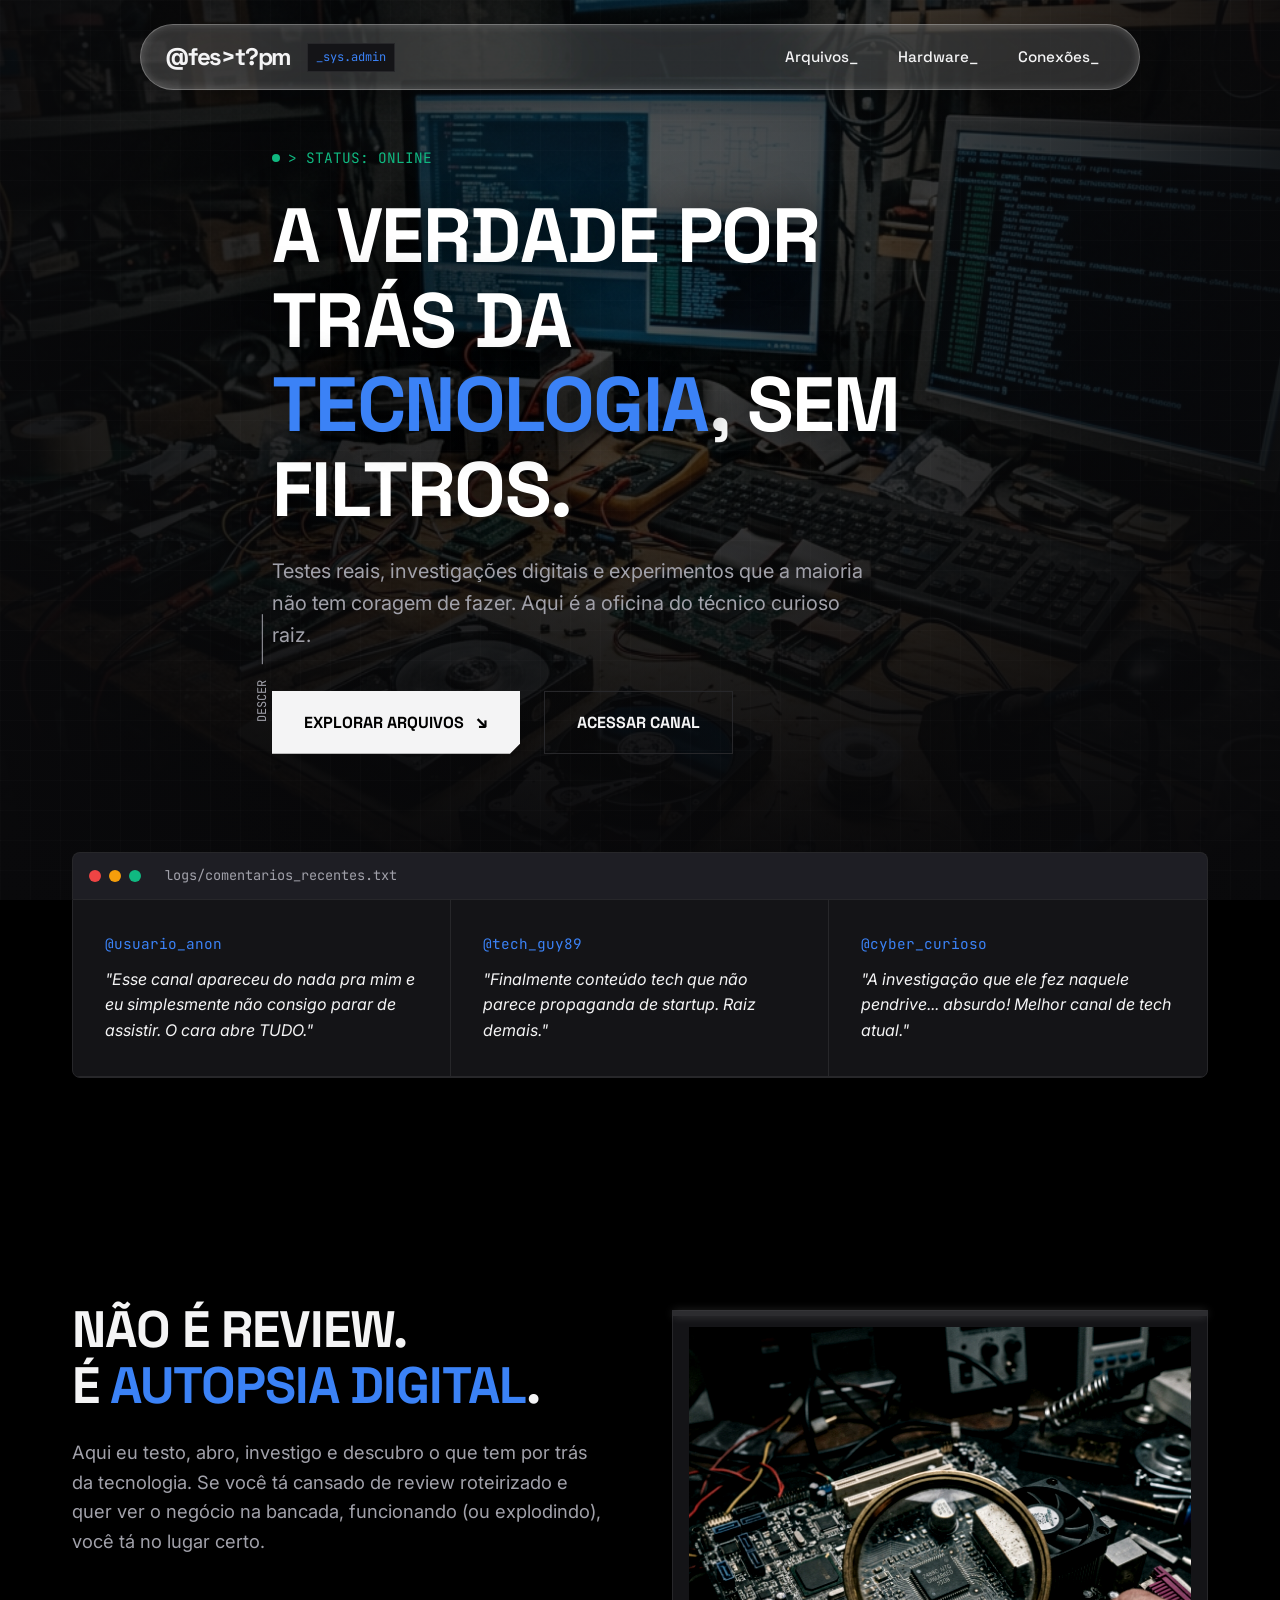
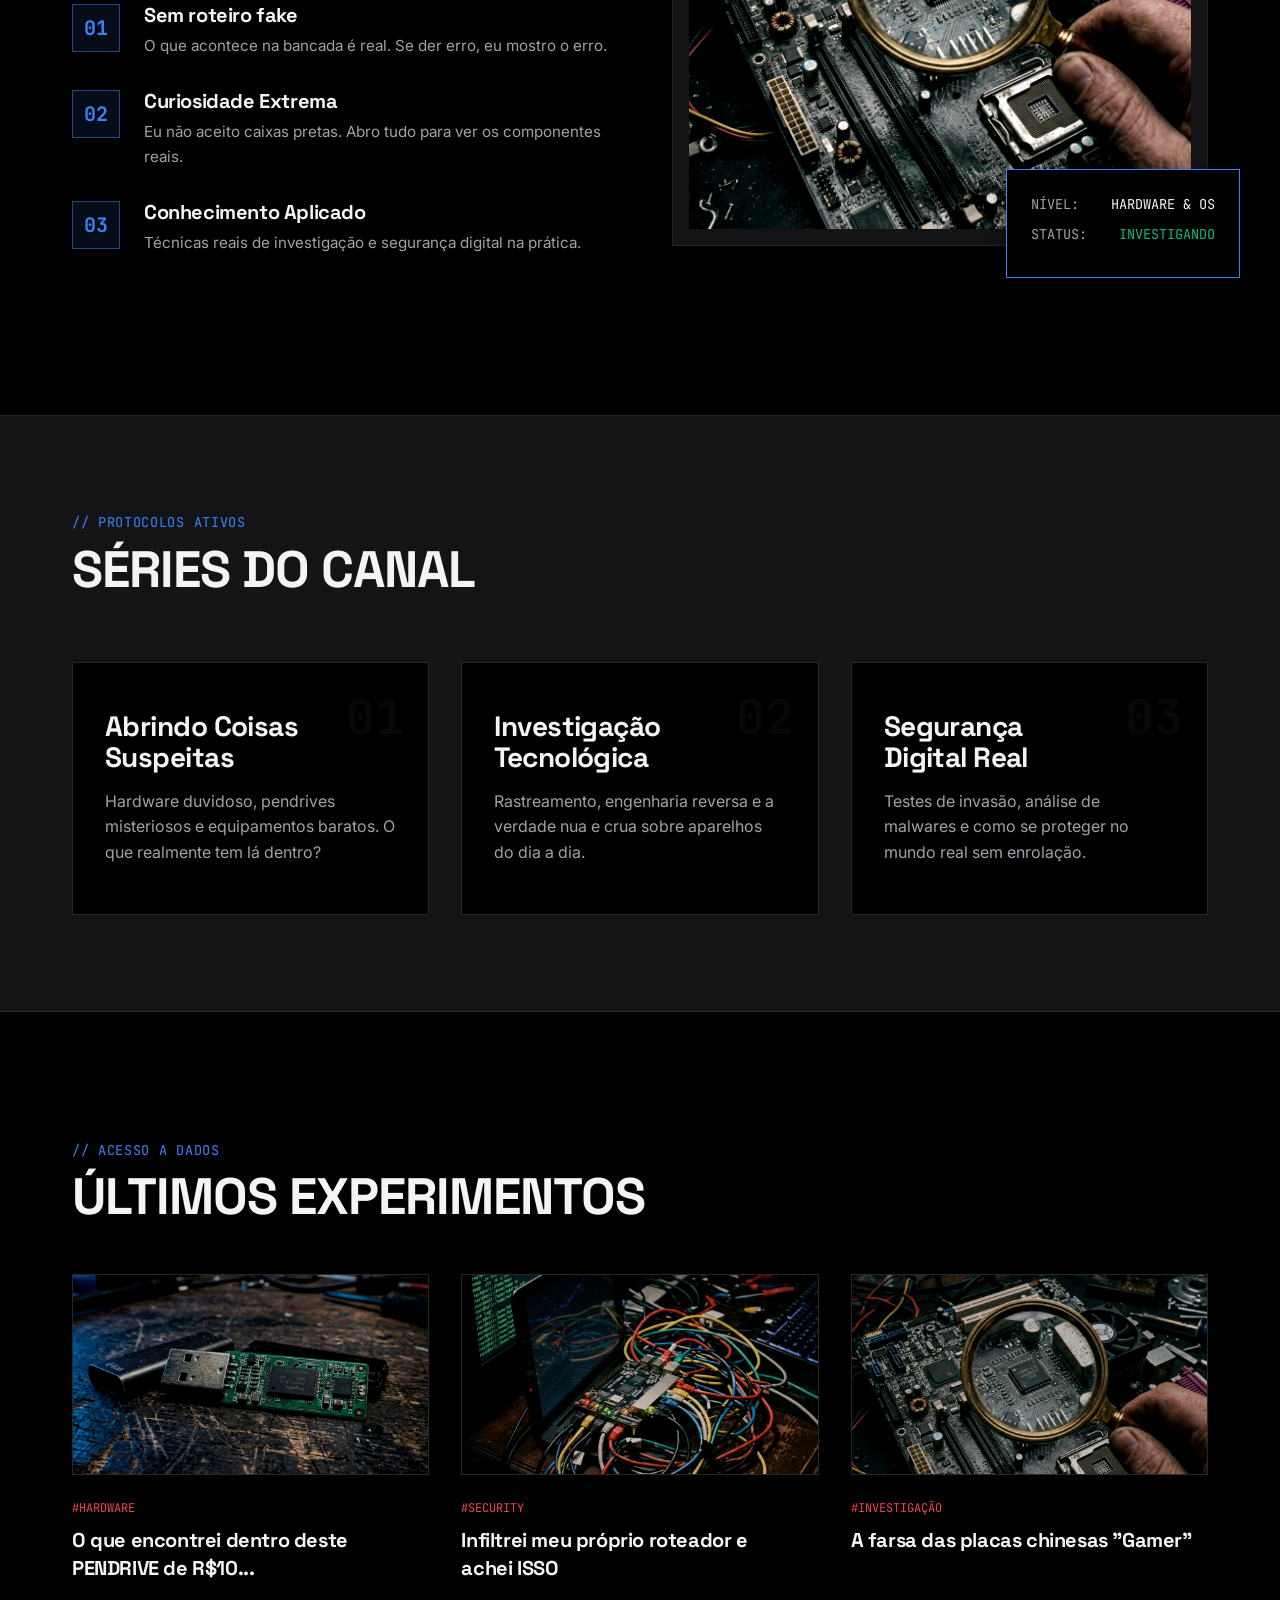
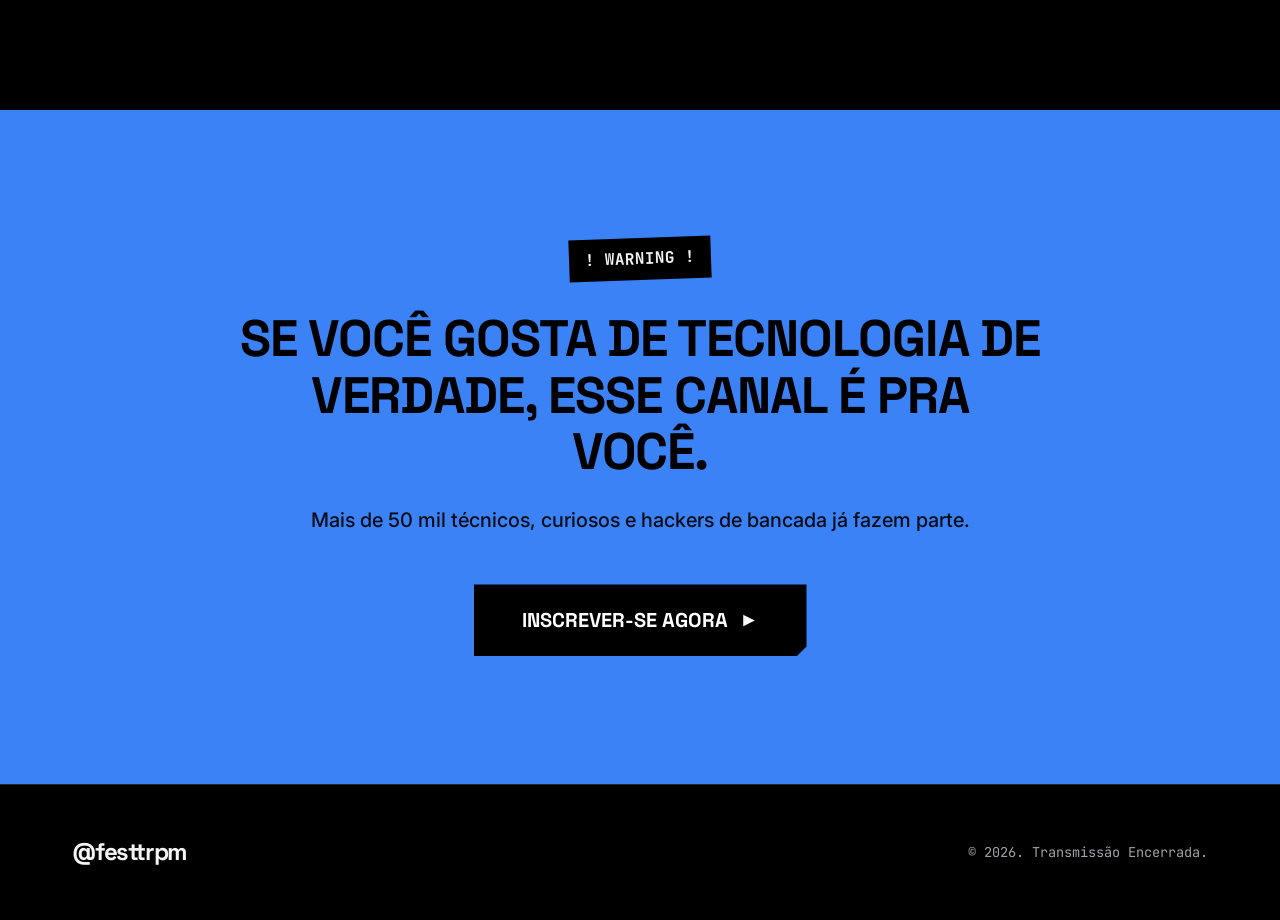
<file: index.html>
<!DOCTYPE html>
<html lang="pt-BR">
<head>
    <meta charset="UTF-8">
    <meta name="viewport" content="width=device-width, initial-scale=1.0">
    <title>Festt | Investigação e Tecnologia Raiz</title>
    <meta name="description" content="Técnico curioso raiz. Aqui eu testo, abro, investigo e descubro o que tem por trás da tecnologia.">
    <link rel="preconnect" href="https://fonts.googleapis.com">
    <link rel="preconnect" href="https://fonts.gstatic.com" crossorigin>
    <link href="https://fonts.googleapis.com/css2?family=Inter:wght@400;500;700&family=Space+Grotesk:wght@500;700;900&family=JetBrains+Mono:wght@400;700&display=swap" rel="stylesheet">
    <link rel="stylesheet" href="style.css">
</head>
<body>
    <!-- Navbar / Glitch Logo -->
    <nav class="navbar">
        <div class="logo-container">
            <span class="logo-text" data-text="@festtrpm">@festtrpm</span>
            <span class="logo-badge">_sys.admin</span>
        </div>
        <button class="menu-toggle" id="mobile-menu-btn" aria-label="Abrir menu">
            <span class="bar"></span>
            <span class="bar"></span>
            <span class="bar"></span>
        </button>

        <ul class="nav-menu">
            <li class="nav-item">
                <a href="#sobre" class="nav-link">Arquivos_</a>
                <ul class="dropdown">
                    <li><a href="#videos">Casos Resolvidos</a></li>
                    <li><a href="#">Projetos Ativos</a></li>
                    <li><a href="#">Logs Corrompidos</a></li>
                </ul>
            </li>
            <li class="nav-item">
                <a href="#" class="nav-link">Hardware_</a>
                <ul class="dropdown">
                    <li><a href="#">Setup da Bancada</a></li>
                    <li><a href="#">Ferramentas Hacker</a></li>
                    <li><a href="#">Placas Desconhecidas</a></li>
                </ul>
            </li>
            <li class="nav-item">
                <a href="links.html" class="nav-link">Conexões_</a>
                <ul class="dropdown">
                    <li><a href="https://youtube.com/@festtrpm" target="_blank">YouTube</a></li>
                    <li><a href="https://instagram.com/andrel.batista" target="_blank">Instagram</a></li>
                    <li><a href="https://livepix.gg/festtrpm" target="_blank">LivePix</a></li>
                    <li><a href="index.html">Página Principal</a></li>
                </ul>
            </li>
        </ul>
    </nav>

    <!-- 1. HERO -->
    <section class="hero">
        <div class="hero-bg">
            <img src="assets/hero_bg.png" alt="Bancada tech real">
            <div class="overlay"></div>
            <div class="grid-overlay"></div>
        </div>
        <div class="hero-content container">
            <div class="hero-label">> STATUS: ONLINE</div>
            <h1 class="headline">
                A VERDADE POR TRÁS DA <span class="highlight">TECNOLOGIA</span>, SEM FILTROS.
            </h1>
            <p class="subheadline">
                Testes reais, investigações digitais e experimentos que a maioria não tem coragem de fazer. Aqui é a oficina do técnico curioso raiz.
            </p>
            <div class="cta-group">
                <a href="#videos" class="btn btn-primary cta-main">
                    <span class="btn-text">EXPLORAR ARQUIVOS</span>
                    <span class="btn-icon">↘</span>
                </a>
                <a href="https://youtube.com/@festtrpm" target="_blank" class="btn btn-secondary">
                    ACESSAR CANAL
                </a>
            </div>
            
            <div class="scroll-indicator">
                <p>DESCER</p>
                <div class="line"></div>
            </div>
        </div>
    </section>

    <!-- 2. PROVA SOCIAL -->
    <section class="social-proof container">
        <div class="terminal-header">
            <span class="dot red"></span>
            <span class="dot yellow"></span>
            <span class="dot green"></span>
            <span class="title">logs/comentarios_recentes.txt</span>
        </div>
        <div class="comments-grid">
            <div class="comment-card">
                <div class="comment-author">@usuario_anon</div>
                <p class="comment-text">"Esse canal apareceu do nada pra mim e eu simplesmente não consigo parar de assistir. O cara abre TUDO."</p>
            </div>
            <div class="comment-card">
                <div class="comment-author">@tech_guy89</div>
                <p class="comment-text">"Finalmente conteúdo tech que não parece propaganda de startup. Raiz demais."</p>
            </div>
            <div class="comment-card">
                <div class="comment-author">@cyber_curioso</div>
                <p class="comment-text">"A investigação que ele fez naquele pendrive... absurdo! Melhor canal de tech atual."</p>
            </div>
        </div>
    </section>

    <!-- 3. SOBRE O CANAL & 5. DIFERENCIAL -->
    <section class="about-section container" id="sobre">
        <div class="about-grid">
            <div class="about-text">
                <h2 class="section-title">NÃO É REVIEW.<br>É <span class="text-blue">AUTOPSIA DIGITAL</span>.</h2>
                <p class="about-description">
                    Aqui eu testo, abro, investigo e descubro o que tem por trás da tecnologia. Se você tá cansado de review roteirizado e quer ver o negócio na bancada, funcionando (ou explodindo), você tá no lugar certo.
                </p>
                
                <div class="diferenciais-list">
                    <div class="diferencial-item">
                        <div class="icon-box">01</div>
                        <div class="diferencial-content">
                            <h3>Sem roteiro fake</h3>
                            <p>O que acontece na bancada é real. Se der erro, eu mostro o erro.</p>
                        </div>
                    </div>
                    <div class="diferencial-item">
                        <div class="icon-box">02</div>
                        <div class="diferencial-content">
                            <h3>Curiosidade Extrema</h3>
                            <p>Eu não aceito caixas pretas. Abro tudo para ver os componentes reais.</p>
                        </div>
                    </div>
                    <div class="diferencial-item">
                        <div class="icon-box">03</div>
                        <div class="diferencial-content">
                            <h3>Conhecimento Aplicado</h3>
                            <p>Técnicas reais de investigação e segurança digital na prática.</p>
                        </div>
                    </div>
                </div>
            </div>
            <div class="about-visual">
                <div class="glitch-box">
                    <img src="assets/thumb_circuit.png" alt="Motherboard details">
                    <div class="scanline"></div>
                </div>
                <div class="tech-stats">
                    <div class="stat"><span class="label">NÍVEL:</span> <span class="value">HARDWARE & OS</span></div>
                    <div class="stat"><span class="label">STATUS:</span> <span class="value active">INVESTIGANDO</span></div>
                </div>
            </div>
        </div>
    </section>

    <!-- 4. TIPOS DE CONTEÚDO (FORMATO SÉRIE) -->
    <section class="content-types-section">
        <div class="container">
            <div class="section-header">
                <span class="mono-label">// PROTOCOLOS ATIVOS</span>
                <h2 class="section-title">SÉRIES DO CANAL</h2>
            </div>
            
            <div class="series-container">
                <div class="series-card" data-index="01">
                    <div class="series-bg"></div>
                    <h3 class="series-title">Abrindo Coisas<br>Suspeitas</h3>
                    <p class="series-desc">Hardware duvidoso, pendrives misteriosos e equipamentos baratos. O que realmente tem lá dentro?</p>
                </div>
                <div class="series-card" data-index="02">
                    <div class="series-bg"></div>
                    <h3 class="series-title">Investigação<br>Tecnológica</h3>
                    <p class="series-desc">Rastreamento, engenharia reversa e a verdade nua e crua sobre aparelhos do dia a dia.</p>
                </div>
                <div class="series-card" data-index="03">
                    <div class="series-bg"></div>
                    <h3 class="series-title">Segurança<br>Digital Real</h3>
                    <p class="series-desc">Testes de invasão, análise de malwares e como se proteger no mundo real sem enrolação.</p>
                </div>
            </div>
        </div>
    </section>

    <!-- 6. VÍDEOS EM DESTAQUE -->
    <section class="videos-section container" id="videos">
        <div class="section-header">
            <span class="mono-label">// ACESSO A DADOS</span>
            <h2 class="section-title">ÚLTIMOS EXPERIMENTOS</h2>
        </div>
        
        <div class="videos-grid">
            <a href="#" class="video-card">
                <div class="thumbnail-wrapper">
                    <img src="assets/thumb_usb.png" alt="Pendrive suspeito" class="thumbnail">
                    <div class="play-overlay">
                        <div class="play-btn">▶</div>
                    </div>
                </div>
                <div class="video-info">
                    <span class="video-tag">#HARDWARE</span>
                    <h3 class="video-title">O que encontrei dentro deste PENDRIVE de R$10...</h3>
                </div>
            </a>
            
            <a href="#" class="video-card">
                <div class="thumbnail-wrapper">
                    <img src="assets/thumb_security.png" alt="Segurança digital" class="thumbnail">
                    <div class="play-overlay">
                        <div class="play-btn">▶</div>
                    </div>
                </div>
                <div class="video-info">
                    <span class="video-tag">#SECURITY</span>
                    <h3 class="video-title">Infiltrei meu próprio roteador e achei ISSO</h3>
                </div>
            </a>
            
            <a href="#" class="video-card">
                <div class="thumbnail-wrapper">
                    <img src="assets/thumb_circuit.png" alt="Motherboard" class="thumbnail">
                    <div class="play-overlay">
                        <div class="play-btn">▶</div>
                    </div>
                </div>
                <div class="video-info">
                    <span class="video-tag">#INVESTIGAÇÃO</span>
                    <h3 class="video-title">A farsa das placas chinesas "Gamer"</h3>
                </div>
            </a>
        </div>
    </section>

    <!-- 7. CTA FINAL -->
    <section class="final-cta">
        <div class="container cta-container">
            <div class="cta-glitch">! WARNING !</div>
            <h2 class="section-title">SE VOCÊ GOSTA DE TECNOLOGIA DE VERDADE, ESSE CANAL É PRA VOCÊ.</h2>
            <p>Mais de 50 mil técnicos, curiosos e hackers de bancada já fazem parte.</p>
            <a href="https://youtube.com/@festtrpm" target="_blank" class="btn btn-primary btn-large cta-pulse">
                <span class="btn-text">INSCREVER-SE AGORA</span>
                <span class="btn-icon">►</span>
            </a>
        </div>
        <div class="noise-bg"></div>
    </section>

    <footer class="footer">
        <div class="container">
            <div class="footer-content">
                <span class="logo-text">@festtrpm</span>
                <p class="copyright">© 2026. Transmissão Encerrada.</p>
            </div>
        </div>
    </footer>

    <script src="script.js"></script>
</body>
</html>
</file>
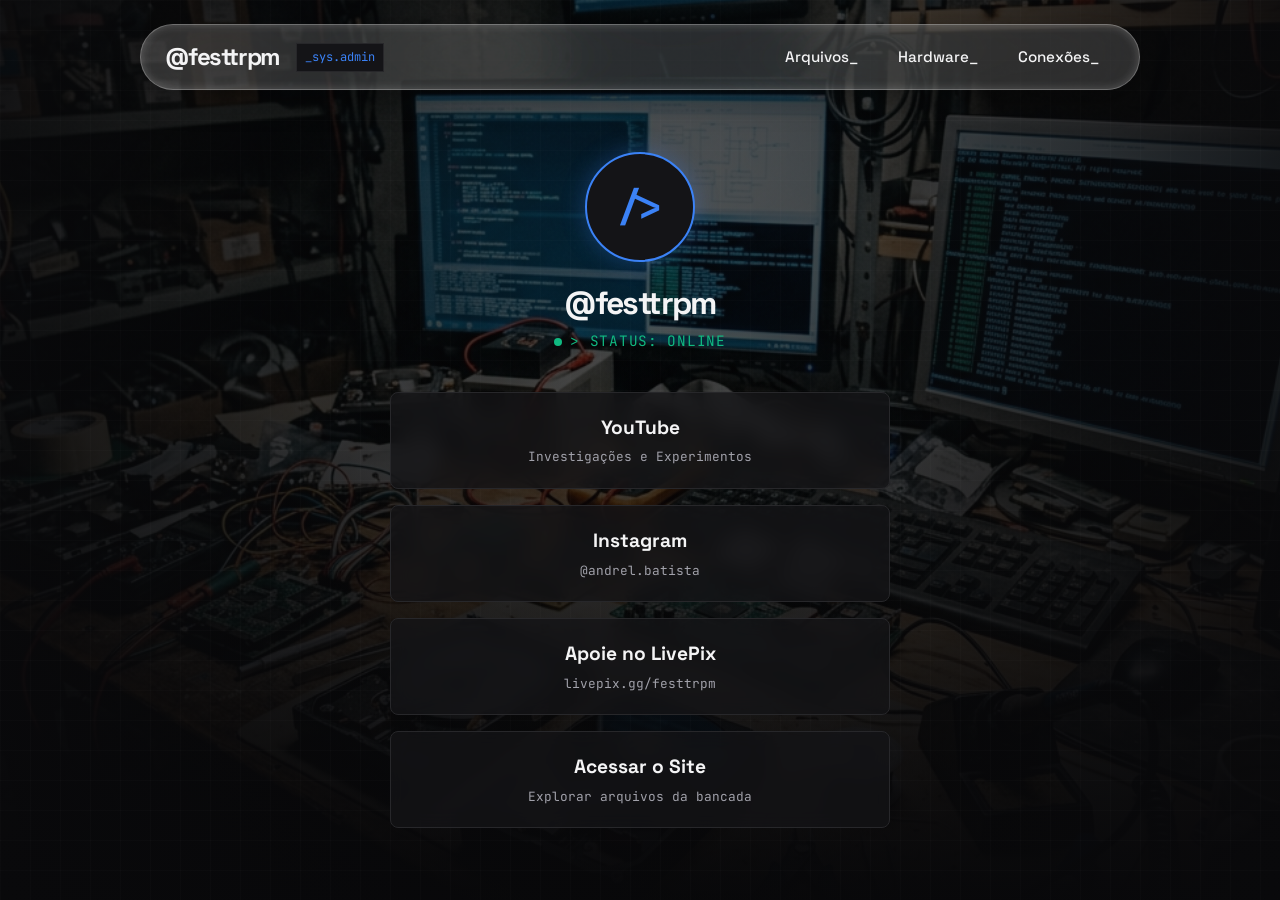
<file: links.html>
<!DOCTYPE html>
<html lang="pt-BR">
<head>
    <meta charset="UTF-8">
    <meta name="viewport" content="width=device-width, initial-scale=1.0">
    <title>Links | Festt</title>
    <meta name="description" content="Acesse todos os links e redes sociais do @festtrpm">
    <link rel="preconnect" href="https://fonts.googleapis.com">
    <link rel="preconnect" href="https://fonts.gstatic.com" crossorigin>
    <link href="https://fonts.googleapis.com/css2?family=Inter:wght@400;500;700&family=Space+Grotesk:wght@500;700;900&family=JetBrains+Mono:wght@400;700&display=swap" rel="stylesheet">
    <link rel="stylesheet" href="style.css">
    <link rel="stylesheet" href="links.css">
</head>
<body class="links-page">
    <!-- Navbar / Glitch Logo -->
    <nav class="navbar">
        <div class="logo-container">
            <span class="logo-text" data-text="@festtrpm">@festtrpm</span>
            <span class="logo-badge">_sys.admin</span>
        </div>
        <button class="menu-toggle" id="mobile-menu-btn" aria-label="Abrir menu">
            <span class="bar"></span>
            <span class="bar"></span>
            <span class="bar"></span>
        </button>

        <ul class="nav-menu">
            <li class="nav-item">
                <a href="index.html#sobre" class="nav-link">Arquivos_</a>
                <ul class="dropdown">
                    <li><a href="index.html#videos">Casos Resolvidos</a></li>
                    <li><a href="#">Projetos Ativos</a></li>
                    <li><a href="#">Logs Corrompidos</a></li>
                </ul>
            </li>
            <li class="nav-item">
                <a href="#" class="nav-link">Hardware_</a>
                <ul class="dropdown">
                    <li><a href="#">Setup da Bancada</a></li>
                    <li><a href="#">Ferramentas Hacker</a></li>
                    <li><a href="#">Placas Desconhecidas</a></li>
                </ul>
            </li>
            <li class="nav-item">
                <a href="links.html" class="nav-link">Conexões_</a>
                <ul class="dropdown">
                    <li><a href="https://youtube.com/@festtrpm" target="_blank">YouTube</a></li>
                    <li><a href="https://instagram.com/andrel.batista" target="_blank">Instagram</a></li>
                    <li><a href="https://livepix.gg/festtrpm" target="_blank">LivePix</a></li>
                    <li><a href="index.html">Página Principal</a></li>
                </ul>
            </li>
        </ul>
    </nav>

    <!-- Reutilizando o background dark/tech da home -->
    <div class="hero-bg links-bg">
        <img src="assets/hero_bg.png" alt="Bancada tech real">
        <div class="overlay"></div>
        <div class="grid-overlay"></div>
    </div>
    
    <div class="links-container">
        <!-- Perfil -->
        <div class="profile-section">
            <div class="profile-image-container">
                <div class="profile-avatar">
                    <span class="glitch-icon">/></span>
                </div>
            </div>
            <h1 class="profile-name logo-text" data-text="@festtrpm">@festtrpm</h1>
            <p class="profile-bio">> STATUS: ONLINE</p>
        </div>

        <!-- Lista de Links -->
        <div class="links-list">
            <a href="https://youtube.com/@festtrpm" target="_blank" class="link-btn youtube-btn">
                <span class="link-title">YouTube</span>
                <span class="link-desc">Investigações e Experimentos</span>
            </a>
            
            <a href="https://instagram.com/andrel.batista" target="_blank" class="link-btn instagram-btn">
                <span class="link-title">Instagram</span>
                <span class="link-desc">@andrel.batista</span>
            </a>
            
            <a href="https://livepix.gg/festtrpm" target="_blank" class="link-btn livepix-btn">
                <span class="link-title">Apoie no LivePix</span>
                <span class="link-desc">livepix.gg/festtrpm</span>
            </a>
            
            <a href="index.html" class="link-btn website-btn">
                <span class="link-title">Acessar o Site</span>
                <span class="link-desc">Explorar arquivos da bancada</span>
            </a>
        </div>
    </div>

    <script src="script.js"></script>
</body>
</html>
</file>
<file: style.css>
/* CSS RESET & VARIABLES */
:root {
    --bg-dark: #09090b;
    --bg-darker: #000000;
    --bg-panel: #141417;
    --bg-panel-light: #1e1e24;
    
    --text-main: #f4f4f5;
    --text-muted: #a1a1aa;
    
    --accent-blue: #3b82f6;
    --accent-blue-glow: rgba(59, 130, 246, 0.5);
    --accent-red: #ef4444;
    --accent-yellow: #f59e0b;
    --accent-green: #10b981;
    
    --font-sans: 'Inter', sans-serif;
    --font-heading: 'Space Grotesk', sans-serif;
    --font-mono: 'JetBrains Mono', monospace;
    
    --border-color: #27272a;
}

* {
    margin: 0;
    padding: 0;
    box-sizing: border-box;
}

html {
    scroll-behavior: smooth;
    background-color: var(--bg-darker);
    color: var(--text-main);
    font-family: var(--font-sans);
}

body {
    overflow-x: hidden;
    line-height: 1.6;
}

/* TYPOGRAPHY UTILS */
h1, h2, h3, h4 {
    font-family: var(--font-heading);
    font-weight: 700;
    line-height: 1.1;
    letter-spacing: -0.02em;
}

.text-blue { color: var(--accent-blue); }
.mono-label {
    font-family: var(--font-mono);
    color: var(--accent-blue);
    font-size: 0.85rem;
    letter-spacing: 0.05em;
    display: block;
    margin-bottom: 0.5rem;
}

.container {
    max-width: 1200px;
    margin: 0 auto;
    padding: 0 2rem;
}

/* BUTTONS */
.btn {
    display: inline-flex;
    align-items: center;
    justify-content: center;
    padding: 1rem 2rem;
    font-family: var(--font-heading);
    font-weight: 700;
    font-size: 1rem;
    text-transform: uppercase;
    text-decoration: none;
    transition: all 0.3s cubic-bezier(0.4, 0, 0.2, 1);
    cursor: pointer;
    border: none;
    position: relative;
    overflow: hidden;
}

.btn-primary {
    background-color: var(--text-main);
    color: var(--bg-darker);
    clip-path: polygon(0 0, 100% 0, 100% calc(100% - 10px), calc(100% - 10px) 100%, 0 100%);
}

.btn-primary:hover {
    background-color: var(--accent-blue);
    color: #fff;
    box-shadow: 0 0 20px var(--accent-blue-glow);
}

.btn-secondary {
    background-color: transparent;
    color: var(--text-main);
    border: 1px solid var(--border-color);
}

.btn-secondary:hover {
    background-color: var(--bg-panel);
    border-color: var(--text-muted);
}

.btn-icon {
    margin-left: 0.75rem;
    font-size: 1.2rem;
}

.btn-large {
    font-size: 1.25rem;
    padding: 1.25rem 3rem;
}

/* NAVBAR & LIQUID GLASS MENU */
.navbar {
    position: fixed;
    top: 1.5rem;
    left: 50%;
    transform: translateX(-50%);
    width: calc(100% - 4rem);
    max-width: 1000px;
    padding: 0.75rem 1.5rem;
    z-index: 100;
    display: flex;
    justify-content: space-between;
    align-items: center;
    
    /* Liquid Glass Effect - Milky Pill Style */
    background: rgba(255, 255, 255, 0.15); /* Fundo mais leitoso/esbranquiçado para o blur destacar muito */
    backdrop-filter: blur(40px) saturate(150%);
    -webkit-backdrop-filter: blur(40px) saturate(150%);
    border: 1px solid rgba(255, 255, 255, 0.3); /* Borda branca mais visível */
    border-radius: 50px; /* Formato de pílula idêntico à imagem */
    box-shadow: 0 8px 32px rgba(0, 0, 0, 0.3), inset 0 0 10px rgba(255, 255, 255, 0.2); /* Sombra externa e interna para volume */
}

.nav-menu {
    display: flex;
    list-style: none;
    gap: 0.5rem;
    align-items: center;
}

/* HAMBURGER TOGGLE */
.menu-toggle {
    display: none;
    flex-direction: column;
    justify-content: space-between;
    width: 30px;
    height: 21px;
    background: transparent;
    border: none;
    cursor: pointer;
    z-index: 1000;
}

.menu-toggle .bar {
    height: 3px;
    width: 100%;
    background-color: var(--text-main);
    border-radius: 10px;
    transition: all 0.3s cubic-bezier(0.4, 0, 0.2, 1);
}

.menu-toggle.active .bar:nth-child(1) {
    transform: translateY(9px) rotate(45deg);
    background-color: var(--accent-blue);
}

.menu-toggle.active .bar:nth-child(2) {
    opacity: 0;
}

.menu-toggle.active .bar:nth-child(3) {
    transform: translateY(-9px) rotate(-45deg);
    background-color: var(--accent-blue);
}


.nav-item {
    position: relative;
}

.nav-link {
    color: var(--text-main);
    text-decoration: none;
    font-family: var(--font-heading);
    font-weight: 500;
    font-size: 0.95rem;
    padding: 0.5rem 1rem;
    border-radius: 8px;
    transition: all 0.3s ease;
    display: flex;
    align-items: center;
}

.nav-item:hover .nav-link {
    background: rgba(255, 255, 255, 0.05);
    color: var(--accent-blue);
}

/* DROPDOWN - LIQUID GLASS */
.dropdown {
    position: absolute;
    top: 100%;
    left: 0;
    min-width: 220px;
    margin-top: 1rem;
    padding: 0.5rem 0;
    list-style: none;
    
    background: rgba(20, 20, 23, 0.25);
    backdrop-filter: blur(30px) saturate(200%);
    -webkit-backdrop-filter: blur(30px) saturate(200%);
    border: 1px solid rgba(255, 255, 255, 0.2);
    border-radius: 24px;
    box-shadow: 0 10px 40px rgba(0, 0, 0, 0.8), inset 0 1px 0 rgba(255, 255, 255, 0.2);
    
    opacity: 0;
    visibility: hidden;
    transform: translateY(10px);
    transition: all 0.3s cubic-bezier(0.16, 1, 0.3, 1);
}

.nav-item:hover .dropdown {
    opacity: 1;
    visibility: visible;
    transform: translateY(0);
}

.dropdown li {
    padding: 0 0.5rem;
}

.dropdown a {
    display: block;
    padding: 0.75rem 1rem;
    color: var(--text-muted);
    text-decoration: none;
    font-family: var(--font-mono);
    font-size: 0.85rem;
    border-radius: 6px;
    transition: all 0.2s ease;
}

.dropdown a:hover {
    background: rgba(59, 130, 246, 0.1);
    color: var(--text-main);
    padding-left: 1.5rem; /* Slide effect */
    border-left: 2px solid var(--accent-blue);
}

.logo-container {
    display: flex;
    align-items: center;
    gap: 1rem;
}

.logo-text {
    font-family: var(--font-heading);
    font-weight: 900;
    font-size: 1.5rem;
    letter-spacing: -0.05em;
    position: relative;
}

.logo-badge {
    font-family: var(--font-mono);
    font-size: 0.75rem;
    background-color: var(--bg-panel);
    padding: 0.25rem 0.5rem;
    border: 1px solid var(--border-color);
    color: var(--accent-blue);
}

/* 1. HERO SECTION */
.hero {
    position: relative;
    min-height: 100vh;
    display: flex;
    align-items: center;
    padding-top: 8rem;
    padding-bottom: 8rem;
}




.hero-bg {
    position: absolute;
    top: 0;
    left: 0;
    width: 100%;
    height: 100%;
    z-index: -1;
    overflow: hidden;
}

.hero-bg img {
    width: 100%;
    height: 100%;
    object-fit: cover;
    object-position: center;
    transform: scale(1.05); /* space for breathing animation */
    animation: slowPan 30s infinite alternate linear;
}

.hero-bg .overlay {
    position: absolute;
    top: 0;
    left: 0;
    width: 100%;
    height: 100%;
    background: radial-gradient(circle at center, rgba(0,0,0,0.3) 0%, rgba(9,9,11,0.95) 100%), linear-gradient(to bottom, rgba(0,0,0,0.2) 0%, var(--bg-dark) 100%);
}

.grid-overlay {
    position: absolute;
    top: 0;
    left: 0;
    width: 100%;
    height: 100%;
    background-image: linear-gradient(rgba(255, 255, 255, 0.03) 1px, transparent 1px),
    linear-gradient(90deg, rgba(255, 255, 255, 0.03) 1px, transparent 1px);
    background-size: 30px 30px;
    opacity: 0.5;
}

.hero-content {
    max-width: 800px;
    position: relative;
    z-index: 20;
}

.hero-label {
    font-family: var(--font-mono);
    color: var(--accent-green);
    font-size: 0.9rem;
    margin-bottom: 1.5rem;
    display: flex;
    align-items: center;
}

.hero-label::before {
    content: '';
    display: block;
    width: 8px;
    height: 8px;
    background-color: var(--accent-green);
    border-radius: 50%;
    margin-right: 8px;
    animation: blink 1.5s infinite;
}

.headline {
    font-size: clamp(3rem, 6vw, 5.5rem);
    text-transform: uppercase;
    margin-bottom: 1.5rem;
    color: #fff;
    text-shadow: 0 0 40px rgba(0,0,0,0.8);
}

.highlight {
    color: var(--accent-blue);
    position: relative;
    display: inline-block;
}

.subheadline {
    font-size: 1.25rem;
    color: var(--text-muted);
    max-width: 600px;
    margin-bottom: 2.5rem;
    font-weight: 400;
}

.cta-group {
    display: flex;
    gap: 1.5rem;
    flex-wrap: wrap;
}

.scroll-indicator {
    position: absolute;
    bottom: 2rem;
    left: 2rem;
    display: flex;
    align-items: center;
    gap: 1rem;
    font-family: var(--font-mono);
    font-size: 0.75rem;
    color: var(--text-muted);
    transform: rotate(-90deg);
    transform-origin: left bottom;
}

.scroll-indicator .line {
    width: 50px;
    height: 1px;
    background-color: var(--text-muted);
}

/* 2. PROVA SOCIAL */
.social-proof {
    margin-top: -3rem;
    position: relative;
    z-index: 10;
    margin-bottom: 8rem;
}

.terminal-header {
    background-color: var(--bg-panel-light);
    padding: 0.75rem 1rem;
    border-radius: 8px 8px 0 0;
    display: flex;
    align-items: center;
    gap: 0.5rem;
    border: 1px solid var(--border-color);
    border-bottom: none;
}

.terminal-header .dot {
    width: 12px;
    height: 12px;
    border-radius: 50%;
}
.dot.red { background-color: var(--accent-red); }
.dot.yellow { background-color: var(--accent-yellow); }
.dot.green { background-color: var(--accent-green); }

.terminal-header .title {
    font-family: var(--font-mono);
    font-size: 0.85rem;
    color: var(--text-muted);
    margin-left: 1rem;
}

.comments-grid {
    display: grid;
    grid-template-columns: repeat(auto-fit, minmax(300px, 1fr));
    background-color: var(--bg-panel);
    border: 1px solid var(--border-color);
    border-radius: 0 0 8px 8px;
    overflow: hidden;
}

.comment-card {
    padding: 2rem;
    border-right: 1px solid var(--border-color);
    border-bottom: 1px solid var(--border-color);
}

.comment-card:last-child {
    border-right: none;
}

.comment-author {
    font-family: var(--font-mono);
    color: var(--accent-blue);
    font-size: 0.9rem;
    margin-bottom: 0.75rem;
}

.comment-text {
    font-size: 1rem;
    color: var(--text-main);
    font-style: italic;
}

/* 3. SOBRE & 5. DIFERENCIAL */
.about-section {
    padding: 6rem 2rem;
    margin-bottom: 4rem;
}

.about-grid {
    display: grid;
    grid-template-columns: 1fr 1fr;
    gap: 4rem;
    align-items: center;
}

.section-title {
    font-size: clamp(2.5rem, 4vw, 3.5rem);
    margin-bottom: 1.5rem;
    text-transform: uppercase;
}

.about-description {
    font-size: 1.15rem;
    color: var(--text-muted);
    margin-bottom: 3rem;
}

.diferenciais-list {
    display: flex;
    flex-direction: column;
    gap: 2rem;
}

.diferencial-item {
    display: flex;
    gap: 1.5rem;
}

.icon-box {
    font-family: var(--font-mono);
    font-size: 1.25rem;
    font-weight: 700;
    color: var(--accent-blue);
    border: 1px solid var(--accent-blue-glow);
    width: 48px;
    height: 48px;
    display: flex;
    align-items: center;
    justify-content: center;
    background-color: rgba(59, 130, 246, 0.1);
    flex-shrink: 0;
}

.diferencial-content h3 {
    font-size: 1.25rem;
    margin-bottom: 0.5rem;
}

.diferencial-content p {
    color: var(--text-muted);
    font-size: 0.95rem;
}

.about-visual {
    position: relative;
}

.glitch-box {
    position: relative;
    border: 1px solid var(--border-color);
    padding: 1rem;
    background-color: var(--bg-panel);
}

.glitch-box img {
    width: 100%;
    height: auto;
    display: block;
    filter: grayscale(20%) contrast(120%);
}

.scanline {
    position: absolute;
    top: 0;
    left: 0;
    width: 100%;
    height: 5px;
    background-color: rgba(255, 255, 255, 0.1);
    box-shadow: 0 0 10px rgba(255, 255, 255, 0.2);
    animation: scan 4s linear infinite;
    pointer-events: none;
}

.tech-stats {
    position: absolute;
    bottom: -2rem;
    right: -2rem;
    background-color: var(--bg-darker);
    border: 1px solid var(--accent-blue);
    padding: 1.5rem;
    font-family: var(--font-mono);
    font-size: 0.85rem;
    box-shadow: 0 10px 30px rgba(0,0,0,0.5);
}

.stat {
    margin-bottom: 0.5rem;
    display: flex;
    justify-content: space-between;
    gap: 2rem;
}

.stat .label { color: var(--text-muted); }
.stat .value { color: var(--text-main); }
.stat .value.active { color: var(--accent-green); }

/* 4. TIPOS DE CONTEÚDO */
.content-types-section {
    padding: 6rem 0;
    background-color: var(--bg-panel);
    border-top: 1px solid var(--border-color);
    border-bottom: 1px solid var(--border-color);
    margin-bottom: 8rem;
}

.content-types-section .section-header {
    margin-bottom: 4rem;
}

.series-container {
    display: grid;
    grid-template-columns: repeat(auto-fit, minmax(300px, 1fr));
    gap: 2rem;
}

.series-card {
    position: relative;
    padding: 3rem 2rem;
    background-color: var(--bg-darker);
    border: 1px solid var(--border-color);
    overflow: hidden;
    transition: all 0.3s ease;
    cursor: default;
}

.series-card::before {
    content: attr(data-index);
    position: absolute;
    top: 1rem;
    right: 1.5rem;
    font-family: var(--font-mono);
    font-size: 3rem;
    font-weight: 700;
    color: rgba(255,255,255,0.03);
    transition: all 0.3s ease;
}

.series-card:hover {
    border-color: var(--accent-blue);
    transform: translateY(-5px);
}

.series-card:hover::before {
    color: rgba(59, 130, 246, 0.1);
}

.series-title {
    font-size: 1.75rem;
    margin-bottom: 1rem;
    position: relative;
    z-index: 2;
}

.series-desc {
    color: var(--text-muted);
    position: relative;
    z-index: 2;
}

/* 6. VÍDEOS EM DESTAQUE */
.videos-section {
    margin-bottom: 8rem;
}

.videos-section .section-header {
    margin-bottom: 3rem;
}

.videos-grid {
    display: grid;
    grid-template-columns: repeat(auto-fit, minmax(320px, 1fr));
    gap: 2rem;
}

.video-card {
    text-decoration: none;
    color: inherit;
    display: block;
    group: hover;
}

.thumbnail-wrapper {
    position: relative;
    aspect-ratio: 16/9;
    overflow: hidden;
    border: 1px solid var(--border-color);
    margin-bottom: 1.5rem;
}

.thumbnail {
    width: 100%;
    height: 100%;
    object-fit: cover;
    transition: transform 0.5s ease, filter 0.5s ease;
    filter: brightness(0.8) contrast(1.1);
}

.play-overlay {
    position: absolute;
    top: 0;
    left: 0;
    width: 100%;
    height: 100%;
    background-color: rgba(0,0,0,0.4);
    display: flex;
    align-items: center;
    justify-content: center;
    opacity: 0;
    transition: opacity 0.3s ease;
}

.play-btn {
    width: 64px;
    height: 64px;
    background-color: var(--accent-red);
    color: white;
    border-radius: 50%;
    display: flex;
    align-items: center;
    justify-content: center;
    font-size: 1.5rem;
    padding-left: 5px; /* optical center */
    transform: scale(0.8);
    transition: transform 0.3s cubic-bezier(0.175, 0.885, 0.32, 1.275);
}

.video-card:hover .thumbnail {
    transform: scale(1.05);
    filter: brightness(1) contrast(1.1);
}

.video-card:hover .play-overlay {
    opacity: 1;
}

.video-card:hover .play-btn {
    transform: scale(1);
}

.video-info {
    padding-right: 1rem;
}

.video-tag {
    font-family: var(--font-mono);
    font-size: 0.75rem;
    color: var(--accent-red);
    display: block;
    margin-bottom: 0.5rem;
}

.video-title {
    font-size: 1.25rem;
    line-height: 1.4;
    transition: color 0.3s ease;
}

.video-card:hover .video-title {
    color: var(--accent-blue);
}

/* 7. CTA FINAL */
.final-cta {
    padding: 8rem 2rem;
    background-color: var(--accent-blue);
    color: var(--bg-darker);
    text-align: center;
    position: relative;
    overflow: hidden;
}

.final-cta .cta-container {
    position: relative;
    z-index: 2;
    display: flex;
    flex-direction: column;
    align-items: center;
}

.cta-glitch {
    font-family: var(--font-mono);
    font-size: 1rem;
    font-weight: 700;
    background-color: var(--bg-darker);
    color: var(--text-main);
    padding: 0.5rem 1rem;
    display: inline-block;
    margin-bottom: 2rem;
    transform: rotate(-2deg);
}

.final-cta .section-title {
    max-width: 800px;
    margin: 0 auto 1.5rem;
    color: var(--bg-darker);
    text-shadow: none;
}

.final-cta p {
    font-size: 1.25rem;
    font-weight: 500;
    margin-bottom: 3rem;
    opacity: 0.9;
}

.cta-pulse {
    background-color: var(--bg-darker);
    color: white;
    box-shadow: 0 0 0 0 rgba(0, 0, 0, 0.7);
    animation: pulse 2s infinite;
}

.cta-pulse:hover {
    background-color: #000;
    color: var(--accent-blue);
    box-shadow: 0 0 0 15px rgba(0, 0, 0, 0);
}

/* FOOTER */
.footer {
    padding: 3rem 0;
    background-color: var(--bg-darker);
    border-top: 1px solid var(--border-color);
}

.footer-content {
    display: flex;
    justify-content: space-between;
    align-items: center;
}

.copyright {
    font-family: var(--font-mono);
    font-size: 0.85rem;
    color: var(--text-muted);
}

/* ANIMATIONS */
@keyframes blink {
    0%, 100% { opacity: 1; }
    50% { opacity: 0; }
}

@keyframes slowPan {
    0% { transform: scale(1.05) translate(0, 0); }
    100% { transform: scale(1.1) translate(-1%, 1%); }
}

@keyframes scan {
    0% { top: 0; }
    100% { top: 100%; }
}

@keyframes pulse {
    0% { box-shadow: 0 0 0 0 rgba(0, 0, 0, 0.4); }
    70% { box-shadow: 0 0 0 20px rgba(0, 0, 0, 0); }
    100% { box-shadow: 0 0 0 0 rgba(0, 0, 0, 0); }
}

/* RESPONSIVE */
@media (max-width: 900px) {
    .about-grid {
        grid-template-columns: 1fr;
    }
    
    .tech-stats {
        right: 0;
        bottom: -3rem;
    }
}

@media (max-width: 768px) {
    .headline {
        font-size: 3rem;
    }
    
    .hero {
        padding-top: 8rem;
    }
    
    .scroll-indicator {
        display: none;
    }
    
    .social-proof {
        margin-top: 2rem;
    }
    
    .comment-card {
        border-right: none;
    }
    
    .footer-content {
        flex-direction: column;
        gap: 1rem;
        text-align: center;
    }
}

@media (max-width: 850px) {
    .navbar {
        width: calc(100% - 2rem);
        top: 1rem;
        padding: 0.75rem 1.25rem;
    }

    .menu-toggle {
        display: flex;
    }

    .nav-menu {
        position: fixed;
        top: 0;
        right: -100%;
        width: 80%;
        height: 100vh;
        background: rgba(9, 9, 11, 0.95);
        backdrop-filter: blur(20px);
        -webkit-backdrop-filter: blur(20px);
        flex-direction: column;
        justify-content: center;
        align-items: center;
        gap: 2rem;
        transition: 0.5s cubic-bezier(0.16, 1, 0.3, 1);
        z-index: 999;
        border-left: 1px solid var(--border-color);
    }

    .nav-menu.active {
        right: 0;
    }

    .nav-item {
        width: 100%;
        text-align: center;
    }

    .nav-link {
        font-size: 1.5rem;
        justify-content: center;
    }

    /* Handle dropdowns on mobile - make them visible or accordions */
    .dropdown {
        position: static;
        opacity: 1;
        visibility: visible;
        transform: none;
        background: transparent;
        backdrop-filter: none;
        border: none;
        box-shadow: none;
        max-height: 0;
        overflow: hidden;
        transition: max-height 0.3s ease;
        margin-top: 0;
        min-width: unset;
    }

    .nav-item.active .dropdown {
        max-height: 500px;
        margin-top: 1rem;
    }

    .dropdown a {
        font-size: 1rem;
        text-align: center;
    }
}
</file>
<file: links.css>
.links-page {
    display: flex;
    justify-content: center;
    align-items: center;
    min-height: 100vh;
    padding: 8rem 1rem 3rem;
    position: relative;
    background-color: var(--bg-darker);
}

.links-bg {
    position: fixed;
    z-index: 0;
}

.links-container {
    width: 100%;
    max-width: 500px;
    z-index: 10;
    display: flex;
    flex-direction: column;
    gap: 2.5rem;
    animation: fadeIn 0.6s cubic-bezier(0.16, 1, 0.3, 1);
}

.profile-section {
    text-align: center;
}

.profile-avatar {
    width: 110px;
    height: 110px;
    background-color: var(--bg-panel);
    border: 2px solid var(--accent-blue);
    border-radius: 50%;
    margin: 0 auto 1.5rem;
    display: flex;
    align-items: center;
    justify-content: center;
    font-family: var(--font-mono);
    font-size: 2.5rem;
    font-weight: 700;
    color: var(--accent-blue);
    box-shadow: 0 0 25px rgba(59, 130, 246, 0.3);
    position: relative;
    overflow: hidden;
}

.profile-name {
    font-size: 2rem;
    margin-bottom: 0.5rem;
    color: var(--text-main);
    display: inline-block;
}

.profile-bio {
    color: var(--accent-green);
    font-family: var(--font-mono);
    font-size: 0.9rem;
    letter-spacing: 0.05em;
}

.profile-bio::before {
    content: '';
    display: inline-block;
    width: 8px;
    height: 8px;
    background-color: var(--accent-green);
    border-radius: 50%;
    margin-right: 8px;
    animation: blink 1.5s infinite;
}

.links-list {
    display: flex;
    flex-direction: column;
    gap: 1rem;
}

.link-btn {
    display: flex;
    flex-direction: column;
    align-items: center;
    justify-content: center;
    padding: 1.25rem 1rem;
    background-color: rgba(20, 20, 23, 0.75);
    border: 1px solid var(--border-color);
    border-radius: 8px;
    text-decoration: none;
    transition: all 0.3s ease;
    backdrop-filter: blur(10px);
    position: relative;
    overflow: hidden;
}

.link-btn::before {
    content: '';
    position: absolute;
    top: 0;
    left: 0;
    width: 4px;
    height: 100%;
    background-color: transparent;
    transition: all 0.3s ease;
}

.link-title {
    font-family: var(--font-heading);
    font-weight: 700;
    font-size: 1.2rem;
    color: var(--text-main);
    margin-bottom: 0.25rem;
    transition: color 0.3s ease;
}

.link-desc {
    font-family: var(--font-mono);
    font-size: 0.8rem;
    color: var(--text-muted);
}

.link-btn:hover {
    transform: translateY(-4px);
    background-color: rgba(30, 30, 36, 0.9);
    border-color: var(--text-muted);
    box-shadow: 0 10px 20px rgba(0,0,0,0.5);
}

/* Specific Hover Colors */
.youtube-btn:hover { border-color: var(--accent-red); }
.youtube-btn:hover::before { background-color: var(--accent-red); }
.youtube-btn:hover .link-title { color: var(--accent-red); }

.instagram-btn:hover { border-color: #e1306c; }
.instagram-btn:hover::before { background-color: #e1306c; }
.instagram-btn:hover .link-title { color: #e1306c; }

.livepix-btn:hover { border-color: var(--accent-green); }
.livepix-btn:hover::before { background-color: var(--accent-green); }
.livepix-btn:hover .link-title { color: var(--accent-green); }

.website-btn:hover { border-color: var(--accent-blue); }
.website-btn:hover::before { background-color: var(--accent-blue); }
.website-btn:hover .link-title { color: var(--accent-blue); }

@keyframes fadeIn {
    from { 
        opacity: 0; 
        transform: translateY(30px); 
    }
    to { 
        opacity: 1; 
        transform: translateY(0); 
    }
}
</file>
